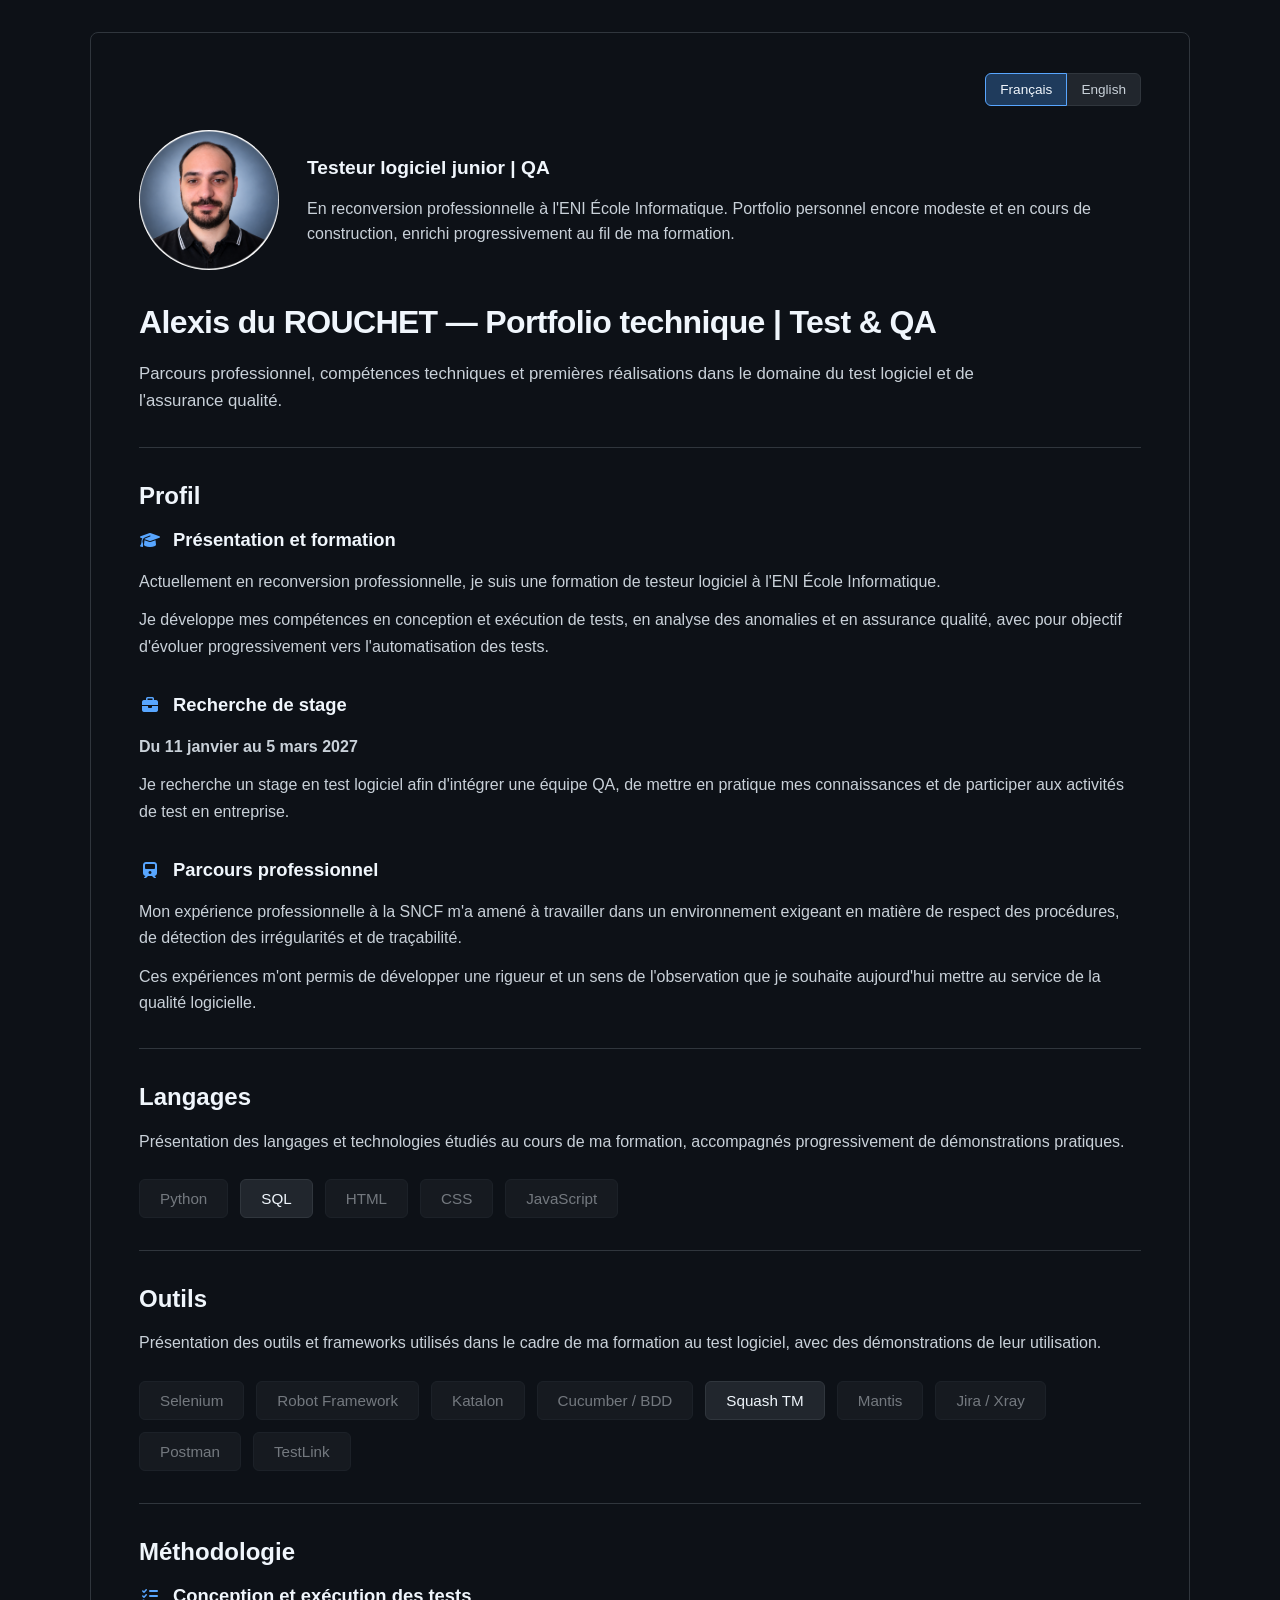
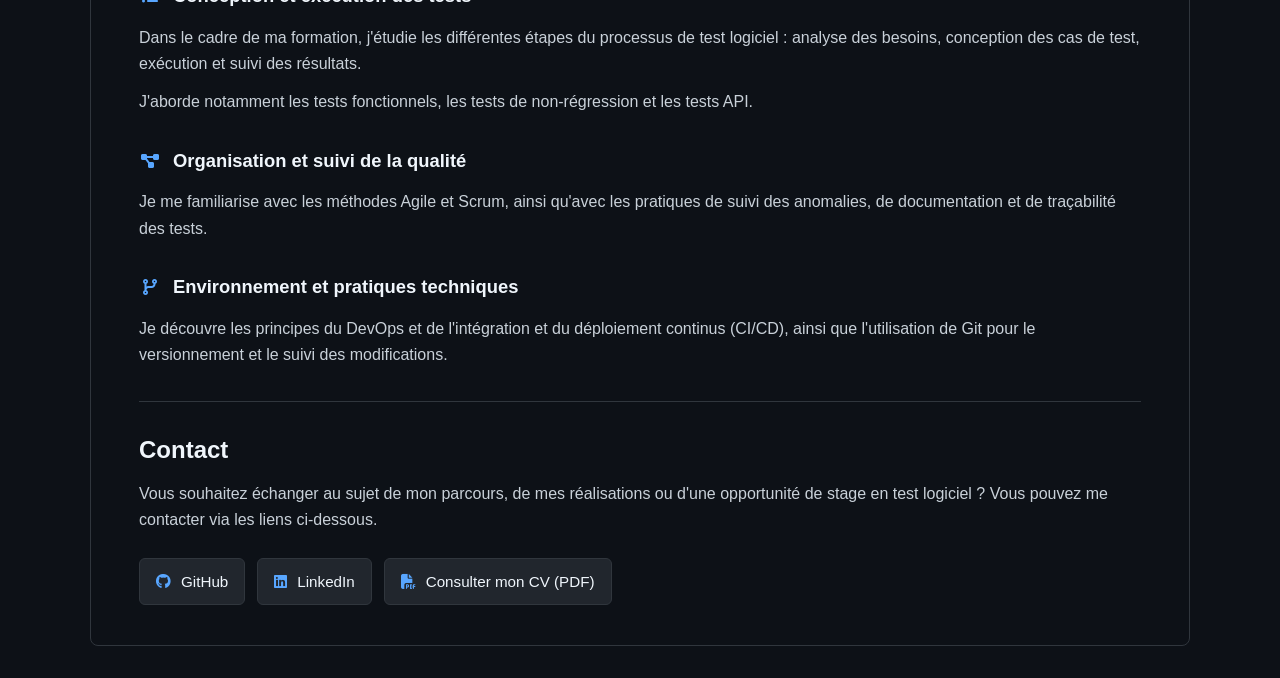
<file: index.html>
<!DOCTYPE html>
<html lang="fr">

<head>
    <!-- Configuration de la page -->
    <meta charset="UTF-8">
    <meta name="viewport" content="width=device-width, initial-scale=1.0">

    <meta name="description"
          content="Portfolio technique d'Alexis du ROUCHET : parcours professionnel, compétences techniques et pratiques du test logiciel.">

    <title>Alexis du ROUCHET | Portfolio technique - Test & QA</title>

    <!-- Icônes Font Awesome -->
    <link rel="stylesheet"
          href="https://cdnjs.cloudflare.com/ajax/libs/font-awesome/6.7.2/css/all.min.css">

    <!-- Feuille de style -->
    <link rel="stylesheet" href="css/index.css">

    <!-- Traductions puis script principal -->
    <script src="js/traductions.js" defer></script>
    <script src="js/index.js" defer></script>
</head>

<body>

    <main id="accueil">

        <!-- Sélection de la langue -->
        <nav class="selecteur-langue" aria-label="Choix de la langue">
            <button type="button"
                    lang="fr"
                    data-lang="fr"
                    aria-pressed="true">
                Français
            </button>

            <button type="button"
                    lang="en"
                    data-lang="en"
                    aria-pressed="false">
                English
            </button>
        </nav>

        <!-- En-tête du portfolio -->
<header class="entete-portfolio">

    <!-- Photo et présentation -->
    <div class="presentation-entete">

        <img
            src="assets/documents/id-photo-round01.png"
            alt="Portrait d'Alexis du ROUCHET"
            class="photo-profil"
            width="136"
            height="136"
        >

        <div class="accroche-entete">

            <p class="fonction-entete" data-i18n="fonctionEntete">
                Testeur logiciel junior | QA
            </p>

            <p data-i18n="accrocheEntete">
                En reconversion professionnelle à l'ENI École Informatique.
                Portfolio personnel encore modeste et en cours de construction,
                enrichi progressivement au fil de ma formation.
            </p>

        </div>

    </div>

    <!-- Titre principal -->
    <h1 data-i18n="titre">
        Alexis du ROUCHET — Portfolio technique | Test & QA
    </h1>

    <!-- Description -->
    <p class="introduction" data-i18n="introduction">
        Parcours professionnel, compétences techniques et
        premières réalisations dans le domaine du test logiciel
        et de l'assurance qualité.
    </p>

</header>

        <!-- Section : Profil -->
        <section id="profil">
            <h2 data-i18n="profil">Profil</h2>

            <div class="contenu-bloc">

                <div class="sous-section-profil">
                    <h3>
                        <i class="fa-solid fa-graduation-cap" aria-hidden="true"></i>
                        <span data-i18n="profilFormationTitre">
                            Présentation et formation
                        </span>
                    </h3>

                    <p data-i18n="profilFormationTexte1">
                        Actuellement en reconversion professionnelle,
                        je suis une formation de testeur logiciel
                        à l'ENI École Informatique.
                    </p>

                    <p data-i18n="profilFormationTexte2">
                        Je développe mes compétences en conception
                        et exécution de tests, en analyse des anomalies
                        et en assurance qualité, avec pour objectif
                        d'évoluer progressivement vers l'automatisation
                        des tests.
                    </p>
                </div>

                <div class="sous-section-profil">
                    <h3>
                        <i class="fa-solid fa-briefcase" aria-hidden="true"></i>
                        <span data-i18n="stageTitre">
                            Recherche de stage
                        </span>
                    </h3>

                    <p>
                        <strong data-i18n="stageDates">
                            Du 11 janvier au 5 mars 2027
                        </strong>
                    </p>

                    <p data-i18n="stageTexte">
                        Je recherche un stage en test logiciel afin
                        d'intégrer une équipe QA, de mettre en pratique
                        mes connaissances et de participer aux activités
                        de test en entreprise.
                    </p>
                </div>

                <div class="sous-section-profil">
                    <h3>
                        <i class="fa-solid fa-train" aria-hidden="true"></i>
                        <span data-i18n="parcoursTitre">
                            Parcours professionnel
                        </span>
                    </h3>

                    <p data-i18n="parcoursTexte1">
                        Mon expérience professionnelle à la SNCF
                        m'a amené à travailler dans un environnement
                        exigeant en matière de respect des procédures,
                        de détection des irrégularités et de traçabilité.
                    </p>

                    <p data-i18n="parcoursTexte2">
                        Ces expériences m'ont permis de développer
                        une rigueur et un sens de l'observation
                        que je souhaite aujourd'hui mettre au service
                        de la qualité logicielle.
                    </p>
                </div>

            </div>
        </section>

        <!-- Section : Langages -->
        <section id="langages">
            <h2 data-i18n="langagesTitre">Langages</h2>

            <div class="contenu-bloc">
                <p data-i18n="langagesTexte">
                    Présentation des langages et technologies étudiés
                    au cours de ma formation, accompagnés progressivement
                    de démonstrations pratiques.
                </p>

                <div id="liste-langages"
                     class="liste-boutons"
                     aria-label="Langages et technologies">
                </div>
            </div>
        </section>

        <!-- Section : Outils -->
        <section id="outils">
            <h2 data-i18n="outilsTitre">Outils</h2>

            <div class="contenu-bloc">
                <p data-i18n="outilsTexte">
                    Présentation des outils et frameworks utilisés
                    dans le cadre de ma formation au test logiciel,
                    avec des démonstrations de leur utilisation.
                </p>

                <div id="liste-outils"
                     class="liste-boutons"
                     aria-label="Outils et frameworks QA">
                </div>
            </div>
        </section>

        <!-- Section : Méthodologie -->
        <section id="methodologie">
            <h2 data-i18n="methodologieTitre">Méthodologie</h2>

            <div class="contenu-bloc">

                <div class="sous-section-methodologie">
                    <h3>
                        <i class="fa-solid fa-list-check" aria-hidden="true"></i>
                        <span data-i18n="methodologieTestsTitre">
                            Conception et exécution des tests
                        </span>
                    </h3>

                    <p data-i18n="methodologieTestsTexte1">
                        Dans le cadre de ma formation, j'étudie les différentes
                        étapes du processus de test logiciel : analyse des besoins,
                        conception des cas de test, exécution et suivi des résultats.
                    </p>

                    <p data-i18n="methodologieTestsTexte2">
                        J'aborde notamment les tests fonctionnels,
                        les tests de non-régression et les tests API.
                    </p>
                </div>

                <div class="sous-section-methodologie">
                    <h3>
                        <i class="fa-solid fa-diagram-project" aria-hidden="true"></i>
                        <span data-i18n="methodologieOrganisationTitre">
                            Organisation et suivi de la qualité
                        </span>
                    </h3>

                    <p data-i18n="methodologieOrganisationTexte">
                        Je me familiarise avec les méthodes Agile et Scrum,
                        ainsi qu'avec les pratiques de suivi des anomalies,
                        de documentation et de traçabilité des tests.
                    </p>
                </div>

                <div class="sous-section-methodologie">
                    <h3>
                        <i class="fa-solid fa-code-branch" aria-hidden="true"></i>
                        <span data-i18n="methodologieTechniqueTitre">
                            Environnement et pratiques techniques
                        </span>
                    </h3>

                    <p data-i18n="methodologieTechniqueTexte">
                        Je découvre les principes du DevOps et de
                        l'intégration et du déploiement continus (CI/CD),
                        ainsi que l'utilisation de Git pour le
                        versionnement et le suivi des modifications.
                    </p>
                </div>

            </div>
        </section>

        <!-- Section : Contact -->
        
        <section id="contact">

    <h2 data-i18n="contactTitre">Contact</h2>

    <div class="contenu-bloc">

        <p data-i18n="contactTexte">
            Vous souhaitez échanger au sujet de mon parcours,
            de mes réalisations ou d'une opportunité de stage
            en test logiciel ? Vous pouvez me contacter via
            les liens ci-dessous.
        </p>

        <div class="liste-contact">

            <!-- GitHub -->
            <a
                href="https://github.com/alexis-durouchet"
                target="_blank"
                rel="noopener noreferrer"
            >
                <i class="fa-brands fa-github" aria-hidden="true"></i>
                GitHub
            </a>

            <!-- LinkedIn -->
            <a
                href="https://www.linkedin.com/in/alexis-du-rouchet-15ab3a168/"
                target="_blank"
                rel="noopener noreferrer"
            >
                <i class="fa-brands fa-linkedin" aria-hidden="true"></i>
                LinkedIn
            </a>

            <!-- CV -->
            <a
                href="assets/documents/cv-alexis-durouchet.pdf"
                target="_blank"
                rel="noopener noreferrer"
            >
                <i class="fa-solid fa-file-pdf" aria-hidden="true"></i>
                <span data-i18n="consulterCV">
                    Consulter mon CV (PDF)
                </span>
            </a>

        </div>

    </div>

</section>

                    <!-- LinkedIn et e-mail à ajouter ultérieurement -->
                </div>

            </div>
        </section>

    </main>

    <!-- Section : Démonstration interactive
         Placée hors de la colonne principale du portfolio
         pour permettre un affichage indépendant et plus large. -->

    <section id="demonstration"
             class="zone-demonstration"
             aria-labelledby="titre-demonstration"
             hidden>

        <div class="entete-demonstration">

            <h2 id="titre-demonstration">
                Démonstration
            </h2>

            <div class="commandes-demonstration">

                <button type="button" id="retour-haut">
                    <i class="fa-solid fa-arrow-up" aria-hidden="true"></i>
                    <span data-i18n="retourHaut">Retour en haut</span>
                </button>

                <button type="button" id="fermer-demonstration">
                    <i class="fa-solid fa-xmark" aria-hidden="true"></i>
                    <span data-i18n="fermer">Fermer</span>
                </button>

            </div>
        </div>

        <iframe id="iframe-demonstration"
                title="Démonstration technique"
                loading="lazy">
        </iframe>

    </section>

</body>
</html>
</file>
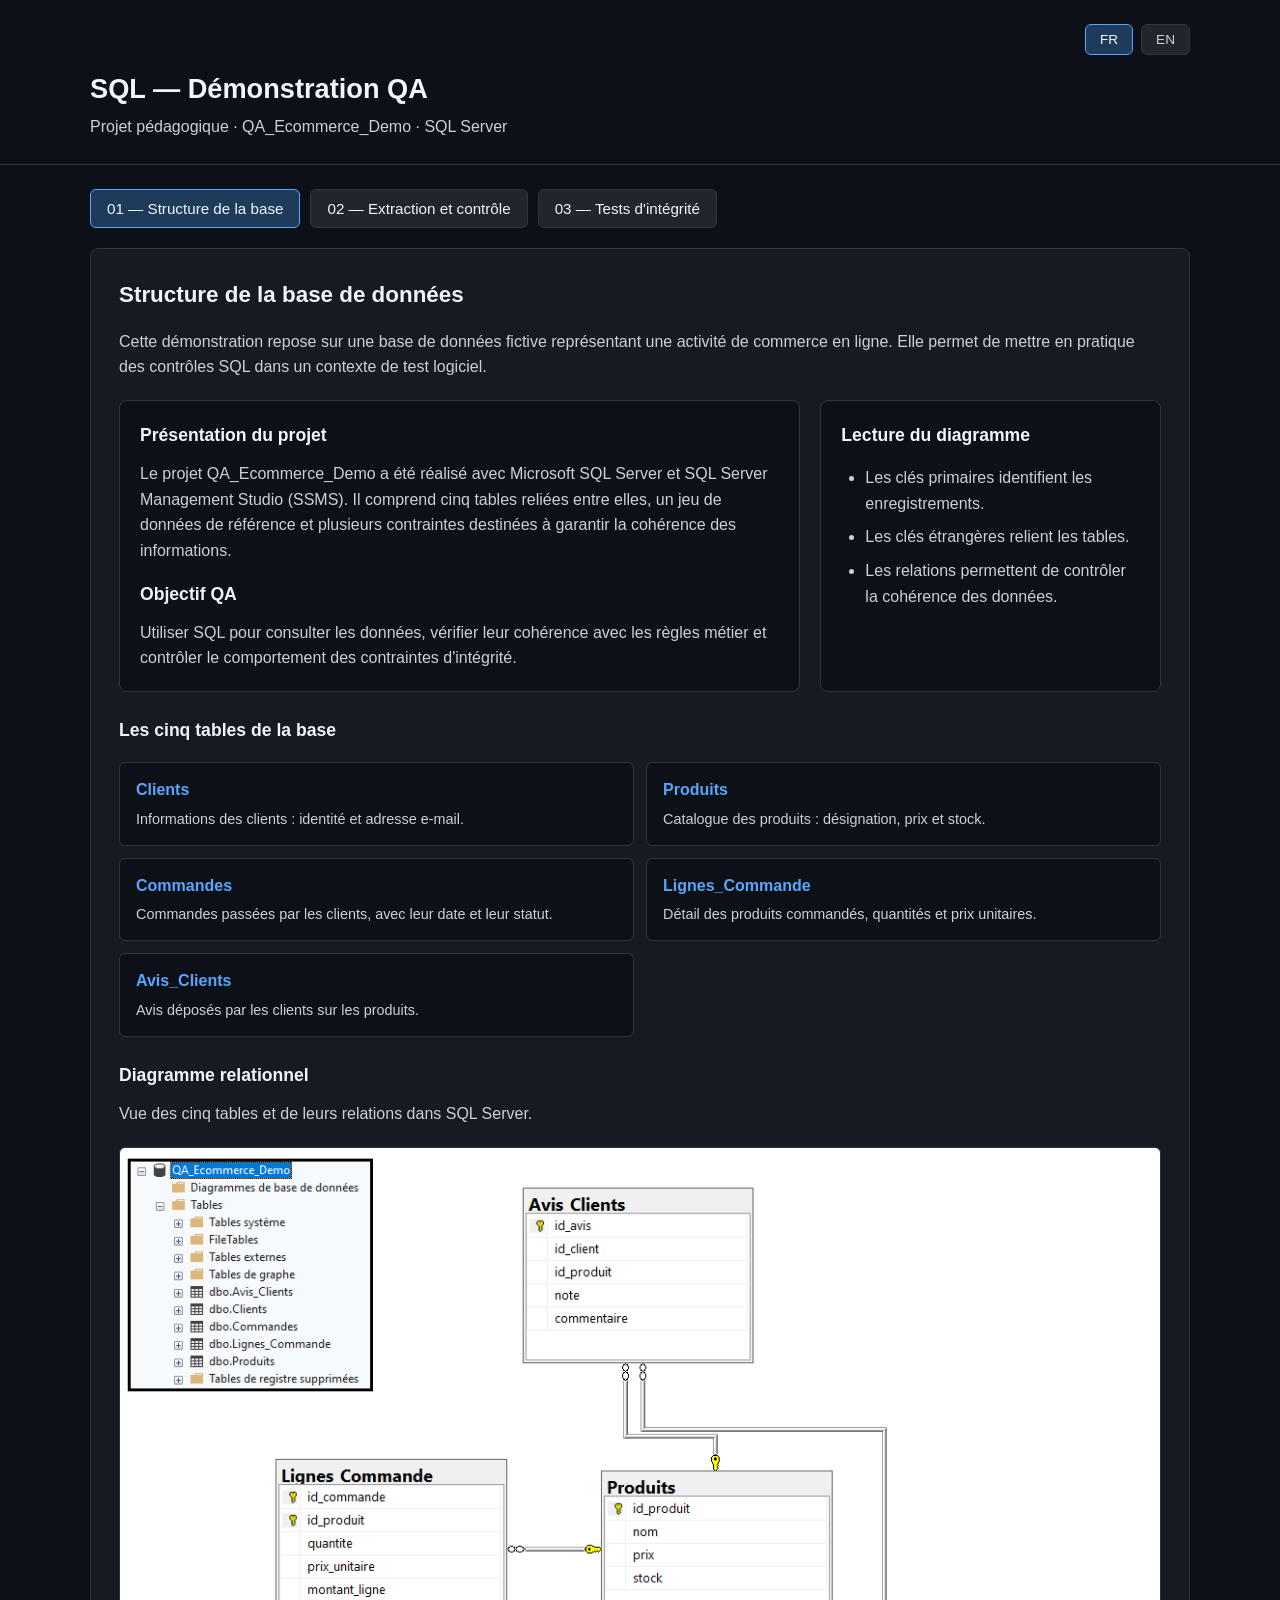
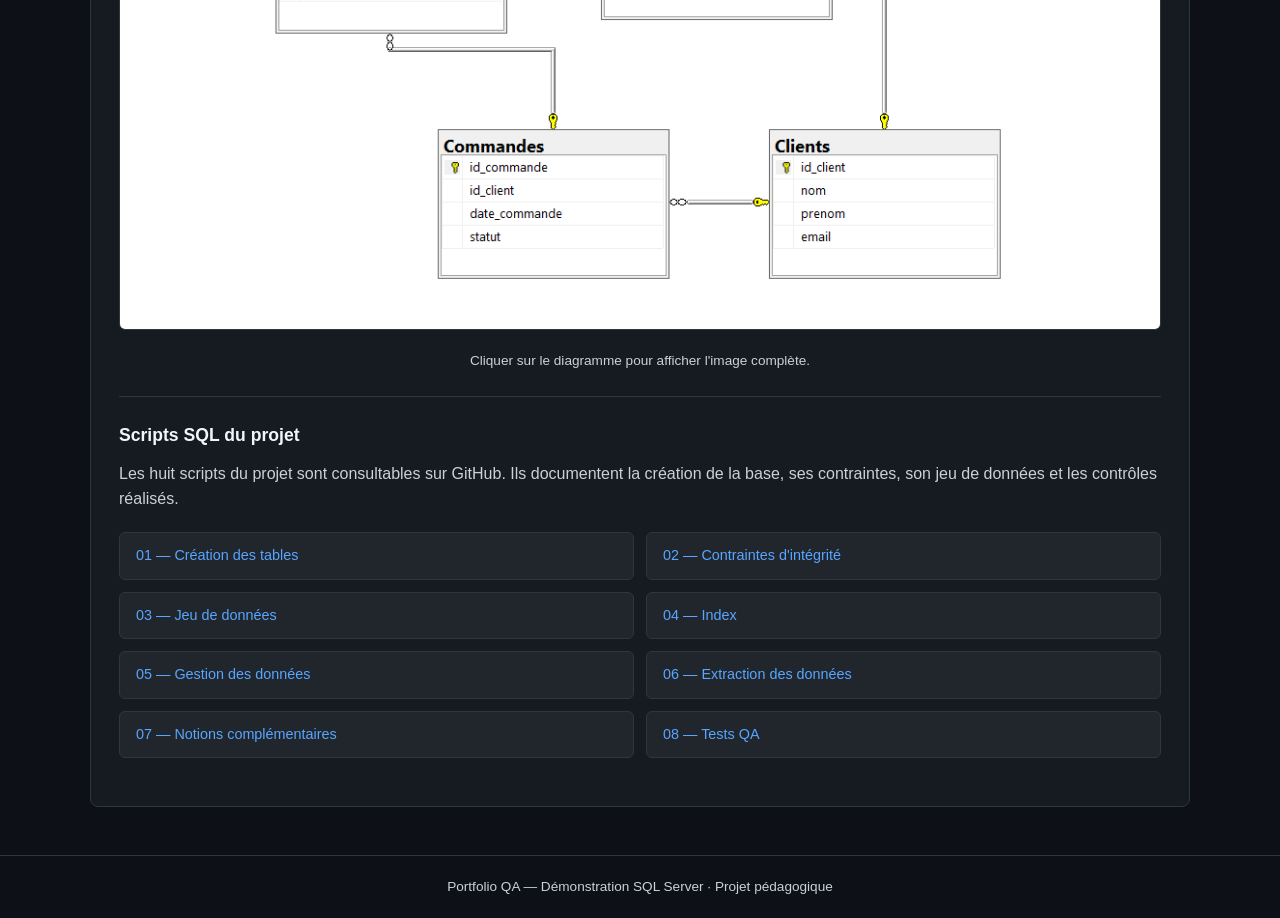
<file: outils-tools/SQL/index.html>
<!DOCTYPE html>
<html lang="fr">

<head>
    <!-- ==================================================
         1. CONFIGURATION DE LA PAGE 
         ================================================== -->

    <meta charset="UTF-8">
    <meta name="viewport" content="width=device-width, initial-scale=1.0">
    <meta name="description"
          content="Démonstration de tests QA SQL sur une base de données e-commerce fictive : structure, extraction de données et contrôles d'intégrité.">

    <title>SQL — Démonstration QA</title>

    <!-- Feuille de style -->
    <link rel="stylesheet" href="index.css">
</head>

<body>

    <!-- ==================================================
         3. EN-TÊTE ET SÉLECTEUR DE LANGUE
         ================================================== -->

    <header>
        <div class="entete">

            <!-- Sélection Français / English -->
            <div class="langues"
                 role="group"
                 aria-label="Language / Langue">

                <button type="button"
                        id="bouton-fr"
                        class="actif"
                        aria-pressed="true"
                        lang="fr">
                    FR
                </button>

                <button type="button"
                        id="bouton-en"
                        aria-pressed="false"
                        lang="en">
                    EN
                </button>

            </div>

            <!-- Présentation de la démonstration -->
            <h1 id="titre-site">
                SQL — Démonstration QA
            </h1>

            <p id="sous-titre">
                Projet pédagogique · QA_Ecommerce_Demo · SQL Server
            </p>

        </div>
    </header>

    <!-- ==================================================
         4. CONTENU PRINCIPAL
         ================================================== -->

    <main>

        <!-- ==================================================
             5. NAVIGATION ENTRE LES TROIS MODULES
             ================================================== -->

        <nav id="navigation-modules"
             aria-label="Modules de la démonstration SQL">

            <button type="button"
                    data-module="STRUCTURE"
                    class="actif"
                    aria-pressed="true">
                01 — Structure de la base
            </button>

            <button type="button"
                    data-module="EXTRACTION"
                    aria-pressed="false">
                02 — Extraction et contrôle
            </button>

            <button type="button"
                    data-module="INTEGRITE"
                    aria-pressed="false">
                03 — Tests d'intégrité
            </button>

        </nav>

        <!-- ==================================================
             6. NAVIGATION DES CAS D'USAGE
             ================================================== -->

        <nav id="navigation-tests"
             aria-label="Cas d'usage du module sélectionné"
             hidden>
        </nav>

        <!-- ==================================================
             7. AFFICHAGE DU CONTENU
             ================================================== -->

        <section id="contenu"
                 class="carte"
                 aria-live="polite"
                 aria-label="Contenu de la démonstration SQL">
            <!-- Contenu généré dynamiquement par index.js -->
        </section>

    </main>

    <!-- ==================================================
         8. PIED DE PAGE
         ================================================== -->

    <footer id="pied-page">
        Portfolio QA — Démonstration SQL · Base de données fictive QA_Ecommerce_Demo
    </footer>

    <!-- ==================================================
         2. FICHIERS JAVASCRIPT
         ==================================================
         Chargement de traductions.js AVANT index.js
         ================================================== -->
    <script src="traductions.js"></script>
    <script src="index.js"></script>

</body>

</html>
</file>
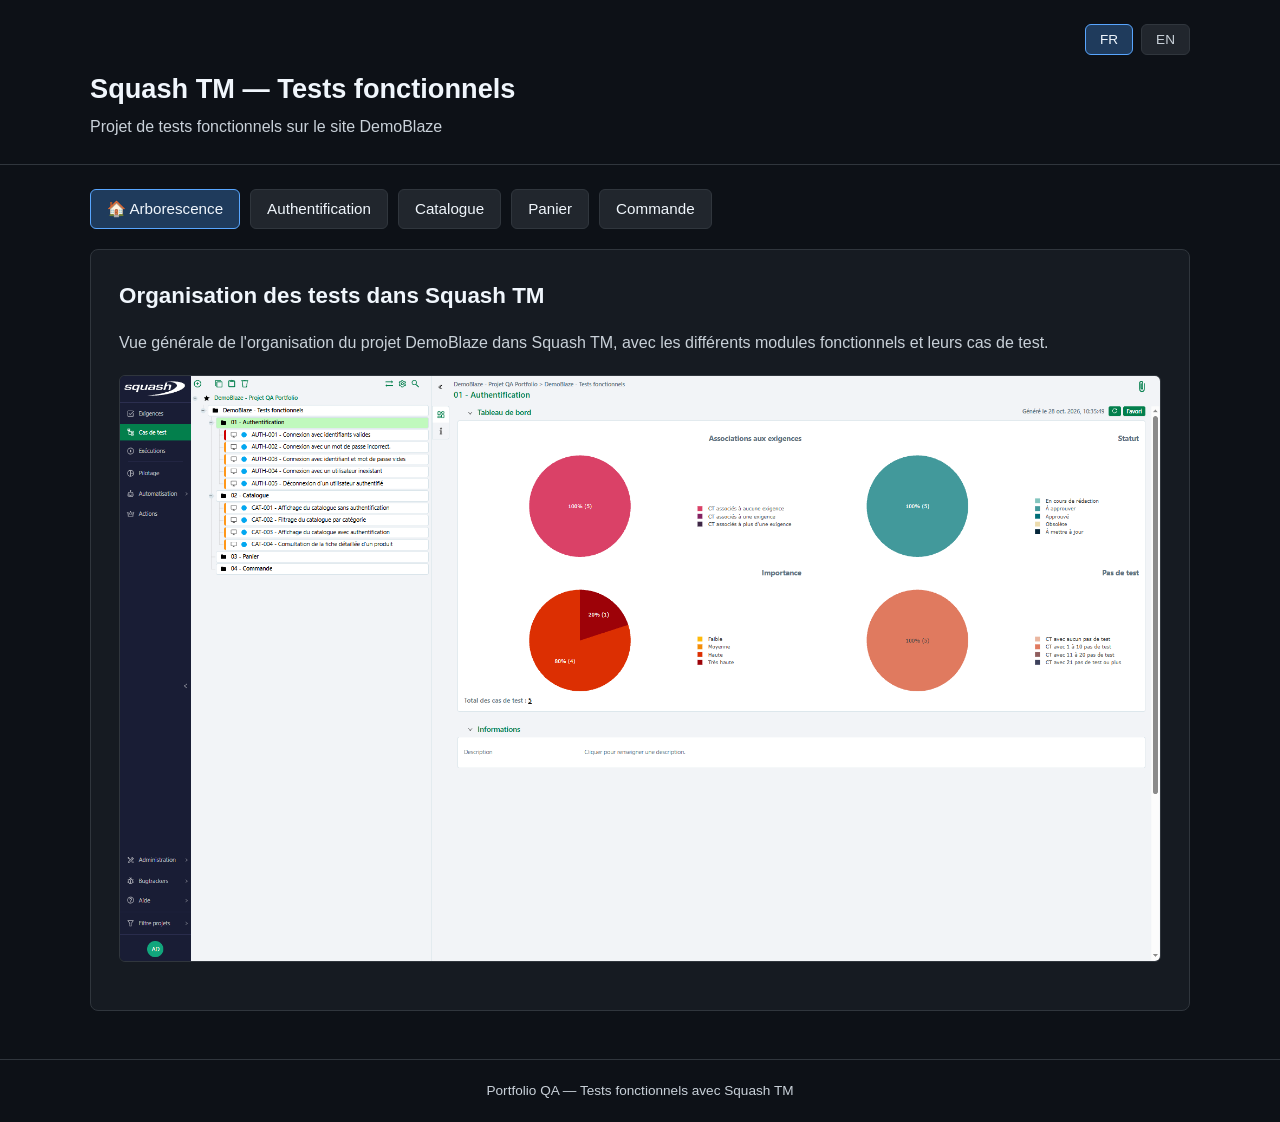
<file: outils-tools/squash/index.html>
<!DOCTYPE html>
<html lang="fr">

<head>
    <!-- ==================================================
         1. CONFIGURATION DE LA PAGE
         ================================================== -->

    <meta charset="UTF-8">
    <meta name="viewport"
          content="width=device-width, initial-scale=1.0">

    <title>Squash TM — Portfolio QA</title>

    <!-- Feuille de style -->
    <link rel="stylesheet" href="index.css">

    <!-- Traductions de la démonstration -->
    <script src="traductions.js" defer></script>

    <!-- Fonctionnement de la démonstration -->
    <script src="index.js" defer></script>

</head>

<body>

    <!-- ==================================================
         2. EN-TÊTE ET SÉLECTEUR DE LANGUE
         ================================================== -->

    <header>
        <div class="entete">

            <!-- Sélection Français / English -->
            <div class="langues"
                 role="group"
                 aria-label="Language / Langue">

                <button type="button"
                        id="bouton-fr"
                        class="actif"
                        aria-pressed="true"
                        lang="fr">
                    FR
                </button>

                <button type="button"
                        id="bouton-en"
                        aria-pressed="false"
                        lang="en">
                    EN
                </button>

            </div>

            <!-- Présentation de la démonstration -->
            <h1 id="titre-site">
                Squash TM — Tests fonctionnels
            </h1>

            <p id="sous-titre">
                Projet de tests fonctionnels sur le site DemoBlaze
            </p>

        </div>
    </header>

    <!-- ==================================================
         3. CONTENU PRINCIPAL
         ================================================== -->

    <main>

        <!-- Navigation entre les modules -->
        <nav id="navigation-modules"
             aria-label="Modules de test">

            <button type="button"
                    data-module="ARBO"
                    class="actif"
                    aria-pressed="true">
                🏠 Arborescence
            </button>

            <button type="button"
                    data-module="AUTH"
                    aria-pressed="false">
                Authentification
            </button>

            <button type="button"
                    data-module="CAT"
                    aria-pressed="false">
                Catalogue
            </button>

            <button type="button"
                    data-module="PAN"
                    aria-pressed="false">
                Panier
            </button>

            <button type="button"
                    data-module="CMD"
                    aria-pressed="false">
                Commande
            </button>

        </nav>

        <!-- Navigation des cas de test du module -->
        <nav id="navigation-tests"
             aria-label="Cas de test du module sélectionné"
             hidden>
        </nav>

        <!-- Affichage des fiches et captures -->
        <section id="contenu"
                 class="carte"
                 aria-live="polite">
        </section>

    </main>

    <!-- ==================================================
         4. PIED DE PAGE
         ================================================== -->

    <footer id="pied-page">
        Portfolio QA — Tests fonctionnels avec Squash TM
    </footer>

</body>
</html>
</file>
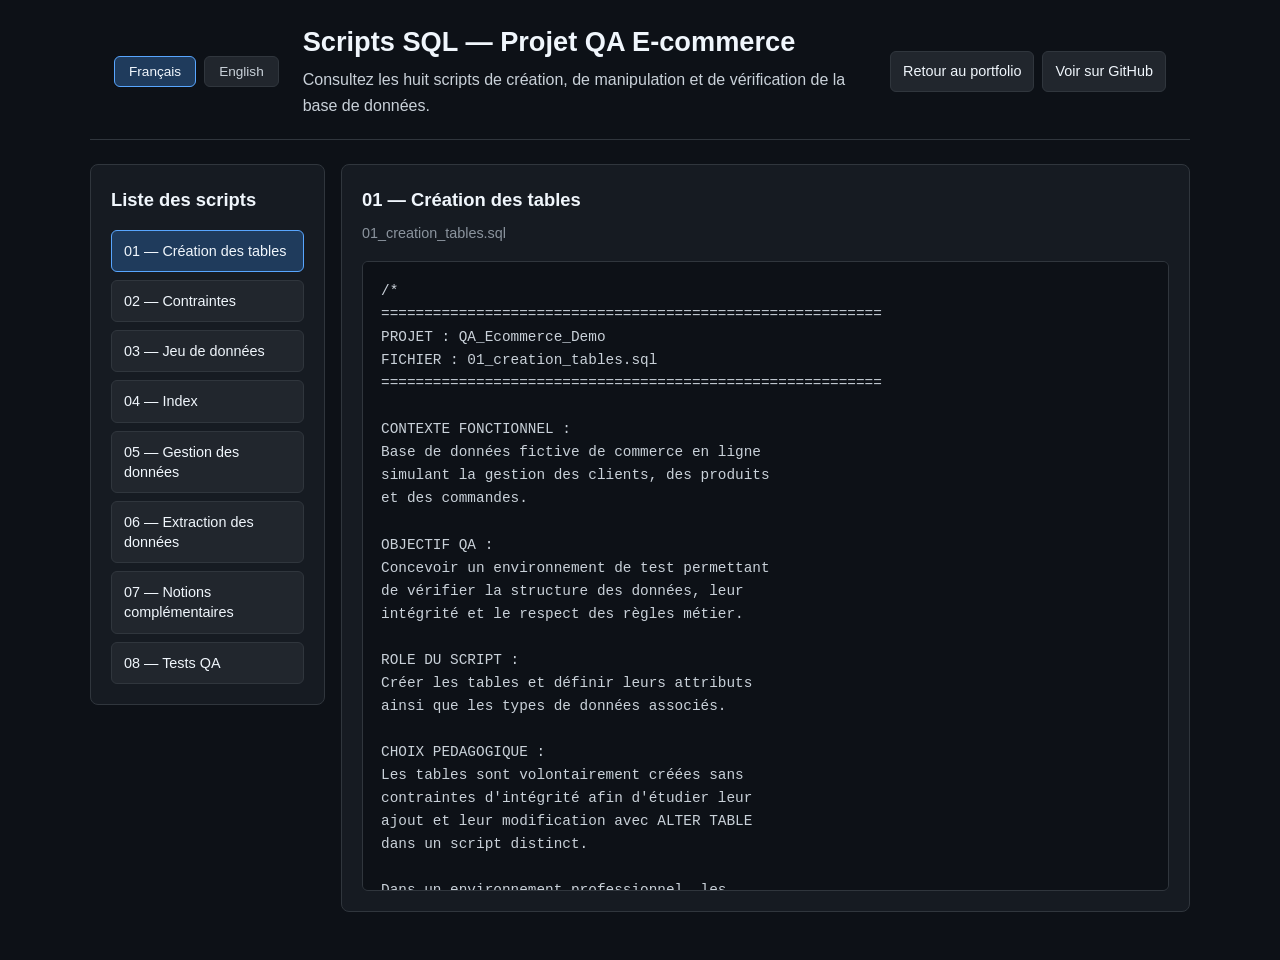
<file: outils-tools/SQL/scripts/scripts.html>
<!DOCTYPE html>
<html lang="fr">
<head>
    <meta charset="UTF-8">
    <meta name="viewport" content="width=device-width, initial-scale=1.0">
    <meta name="description" content="Consultation des scripts SQL du projet QA E-commerce.">
    <title>Scripts SQL | Portfolio QA</title>

    <link rel="stylesheet" href="scripts.css">
    <script src="scripts-traductions.js" defer></script>
    <script src="scripts.js" defer></script>
</head>

<body>
    <header class="entete">

        <!-- Sélection de la langue -->
        <nav class="langues"
             aria-label="Choix de la langue"
             data-i18n-aria-label="choixLangue">

            <button type="button"
                    data-lang="fr"
                    lang="fr"
                    aria-pressed="true">
                Français
            </button>

            <button type="button"
                    data-lang="en"
                    lang="en"
                    aria-pressed="false">
                English
            </button>
        </nav>

        <!-- Présentation -->
        <div class="entete-texte">
            <h1 data-i18n="titre">
                Scripts SQL — Projet QA E-commerce
            </h1>

            <p data-i18n="description">
                Consultez les huit scripts de création, de manipulation et de vérification de la base de données.
            </p>
        </div>

        <!-- Navigation de retour -->
        <nav class="liens-retour"
             aria-label="Navigation de retour"
             data-i18n-aria-label="navigationRetour">

            <a href="../../../../index.html"
               data-i18n="retourPortfolio">
                Retour au portfolio
            </a>

            <a href="https://github.com/alexis-durouchet/Portfolio-technique---Test-QA/tree/main/outils-tools/SQL/scripts"
               target="_blank"
               rel="noopener noreferrer"
               data-i18n="voirGithub">
                Voir sur GitHub
            </a>
        </nav>
    </header>

    <main class="conteneur">

        <!-- Liste des scripts -->
        <nav class="menu-scripts"
             aria-label="Liste des scripts SQL"
             data-i18n-aria-label="navigationScripts">

            <h2 data-i18n="listeScripts">
                Liste des scripts
            </h2>

            <div id="liste-scripts"></div>
        </nav>

        <!-- Affichage du code SQL -->
        <section class="lecture-script"
                 aria-labelledby="titre-script">

            <h2 id="titre-script"
                data-i18n="selectionScript">
                Sélectionnez un script
            </h2>

            <p id="nom-fichier"
               class="nom-fichier"></p>

            <pre class="zone-code"><code id="contenu-script"
                  aria-live="polite"
                  data-i18n="instruction">Choisissez un script dans la liste de gauche pour afficher son contenu.</code></pre>
        </section>
    </main>
</body>
</html>
</file>
<file: css/index.css>
/* ==================================================
   1. CONFIGURATION GÉNÉRALE
   ================================================== */

:root {
    --fond-page: #0d1117;
    --fond-article: #0d1117;
    --fond-bouton: #21262d;
    --fond-bouton-survol: #30363d;

    --texte-principal: #f0f6fc;
    --texte-secondaire: #c9d1d9;

    --bordure: #30363d;
    --accent: #58a6ff;
}

* {
    box-sizing: border-box;
}

html {
    scroll-behavior: smooth;
}

body {
    margin: 0;
    min-height: 100vh;

    font-family: Arial, Helvetica, sans-serif;
    font-size: 16px;
    line-height: 1.65;

    background-color: var(--fond-page);
    color: var(--texte-principal);
}


/* ==================================================
   2. STRUCTURE PRINCIPALE
   ================================================== */

main {
    width: calc(100% - 64px);
    max-width: 1100px;

    margin: 32px auto;
    padding: 40px 48px;

    background-color: var(--fond-article);
    border: 1px solid var(--bordure);
    border-radius: 8px;
}


/* ==================================================
   3. SÉLECTEUR DE LANGUE
   ================================================== */

/* Positionnement en haut à droite */

.selecteur-langue {
    display: flex;
    justify-content: flex-end;

    margin-bottom: 24px;
}

/* Apparence des boutons */

.selecteur-langue button {
    padding: 8px 14px;

    font-family: inherit;
    font-size: 0.85rem;
    font-weight: 500;

    color: var(--texte-secondaire);
    background-color: var(--fond-bouton);

    border: 1px solid var(--bordure);

    cursor: pointer;
}

/* Coins arrondis du groupe */

.selecteur-langue button:first-child {
    border-radius: 6px 0 0 6px;
}

.selecteur-langue button:last-child {
    margin-left: -1px;
    border-radius: 0 6px 6px 0;
}

/* Langue actuellement sélectionnée */

.selecteur-langue button[aria-pressed="true"] {
    position: relative;
    z-index: 1;

    color: var(--texte-principal);
    background-color: #1f3b5c;
    border-color: var(--accent);
}

/* Survol des boutons */

.selecteur-langue button:hover {
    color: var(--texte-principal);
}

/* Navigation au clavier */

.selecteur-langue button:focus-visible {
    position: relative;
    z-index: 2;

    outline: 2px solid var(--accent);
    outline-offset: 3px;
}


/* ==================================================
   4. EN-TÊTE DU PORTFOLIO
   ================================================== */

.entete-portfolio {
    padding-bottom: 32px;
    border-bottom: 1px solid var(--bordure);
}

/* Photo à gauche et présentation à droite */

.presentation-entete {
    display: flex;
    align-items: center;
    gap: 28px;

    margin-bottom: 32px;
}

/* Photo de profil */

.photo-profil {
    display: block;

    width: 140px;
    height: 140px;

    flex-shrink: 0;

    border-radius: 50%;
    object-fit: cover;
}

/* Présentation personnelle */

.accroche-entete {
    flex: 1;
    min-width: 0;
}

.accroche-entete p {
    margin: 0;

    color: var(--texte-secondaire);
    line-height: 1.6;
}

/* Intitulé du profil */

.accroche-entete .fonction-entete {
    margin-bottom: 12px;

    font-size: 1.2rem;
    font-weight: 600;

    color: var(--texte-principal);
}

/* Titre principal */

.entete-portfolio h1 {
    margin: 0 0 16px;

    font-size: 2rem;
    font-weight: 600;
    line-height: 1.3;
    letter-spacing: -0.02em;
}

/* Description sous le titre */

.introduction {
    max-width: 850px;
    margin: 0;

    font-size: 1.05rem;
    color: var(--texte-secondaire);
}


/* ==================================================
   5. SECTIONS ET CONTENU COMMUN
   ================================================== */

/* Séparation des sections */

main > section {
    padding: 32px 0;
    border-bottom: 1px solid var(--bordure);
}

main > section:last-child {
    padding-bottom: 0;
    border-bottom: none;
}

/* Titres principaux */

main > section h2 {
    margin: 0 0 16px;

    font-size: 1.5rem;
    font-weight: 600;
    line-height: 1.3;
}

/* Conteneurs et paragraphes */

.contenu-bloc {
    width: 100%;
}

.contenu-bloc p {
    margin: 0 0 16px;
    color: var(--texte-secondaire);
}

.contenu-bloc p:last-child {
    margin-bottom: 0;
}


/* ==================================================
   6. PROFIL ET MÉTHODOLOGIE
   ================================================== */

/* Sous-sections communes */

.sous-section-profil,
.sous-section-methodologie {
    margin-bottom: 32px;
}

.sous-section-profil:last-child,
.sous-section-methodologie:last-child {
    margin-bottom: 0;
}

/* Titres des sous-sections */

.sous-section-profil h3,
.sous-section-methodologie h3 {
    display: flex;
    align-items: center;
    gap: 12px;

    margin: 0 0 16px;

    font-size: 1.15rem;
    font-weight: 600;
    line-height: 1.4;

    color: var(--texte-principal);
}

/* Icônes des sous-sections */

.sous-section-profil h3 i,
.sous-section-methodologie h3 i {
    width: 22px;
    flex-shrink: 0;

    color: var(--accent);
    font-size: 1rem;
    text-align: center;
}

/* Paragraphes des sous-sections */

.sous-section-profil p,
.sous-section-methodologie p {
    margin-bottom: 12px;
}

.sous-section-profil p:last-child,
.sous-section-methodologie p:last-child {
    margin-bottom: 0;
}


/* ==================================================
   7. LANGAGES ET OUTILS
   ================================================== */

/* Conteneur des boutons */

.liste-boutons {
    display: flex;
    flex-wrap: wrap;
    gap: 12px;

    margin-top: 24px;
}

/* Apparence des boutons */

.bouton-demonstration {
    padding: 10px 20px;

    font-family: inherit;
    font-size: 0.95rem;
    font-weight: 500;

    color: var(--texte-principal);
    background-color: var(--fond-bouton);

    border: 1px solid var(--bordure);
    border-radius: 6px;

    cursor: pointer;

    transition: background-color 0.2s,
                border-color 0.2s;
}

/* Survol des boutons activés */

.bouton-demonstration:not(:disabled):hover {
    background-color: var(--fond-bouton-survol);
    border-color: var(--accent);
}

/* Navigation au clavier */

.bouton-demonstration:focus-visible {
    outline: 2px solid var(--accent);
    outline-offset: 3px;
}

/* Boutons désactivés */

.bouton-demonstration:disabled {
    opacity: 0.45;
    cursor: not-allowed;
}


/* ==================================================
   8. CONTACT
   ================================================== */

/* Conteneur des liens */

.liste-contact {
    display: flex;
    flex-wrap: wrap;
    gap: 12px;

    margin-top: 24px;
}

/* Apparence des liens de contact */

.liste-contact a {
    display: inline-flex;
    align-items: center;
    gap: 10px;

    padding: 10px 16px;

    font-size: 0.95rem;
    font-weight: 500;

    color: var(--texte-principal);
    background-color: var(--fond-bouton);

    border: 1px solid var(--bordure);
    border-radius: 6px;

    text-decoration: none;

    transition: background-color 0.2s,
                border-color 0.2s;
}

/* Survol des liens de contact */

.liste-contact a:hover {
    background-color: var(--fond-bouton-survol);
    border-color: var(--accent);
    text-decoration: none;
}

/* Icônes de contact */

.liste-contact a i {
    color: var(--accent);
}


/* ==================================================
   9. ZONE DE DÉMONSTRATION INDÉPENDANTE
   ================================================== */

/*
   La démonstration est située hors du main.

   Elle possède sa propre largeur, indépendante
   de celle du portfolio principal.

   Largeur maximale : 1200px.
   Marges latérales : 32px minimum sur ordinateur.
*/

/* Cadre principal de la démonstration */

.zone-demonstration {
    width: calc(100% - 64px);
    max-width: 1200px;

    margin: 32px auto 48px;
    padding: 32px;

    background-color: var(--fond-article);

    border: 1px solid var(--bordure);
    border-radius: 10px;
}

/* Masquage de la démonstration inactive */

.zone-demonstration[hidden] {
    display: none;
}

/* En-tête de la démonstration */

.entete-demonstration {
    display: flex;
    justify-content: space-between;
    align-items: center;
    flex-wrap: wrap;
    gap: 16px;

    margin-bottom: 20px;
}

/* Titre de la démonstration */

.entete-demonstration h2 {
    margin: 0;

    font-size: 1.5rem;
    font-weight: 600;
    line-height: 1.3;
}

/* Conteneur des commandes */

.commandes-demonstration {
    display: flex;
    flex-wrap: wrap;
    gap: 10px;
}

/* Boutons de navigation */

.commandes-demonstration button {
    display: inline-flex;
    align-items: center;
    gap: 8px;

    padding: 10px 16px;

    font-family: inherit;
    font-size: 0.9rem;

    color: var(--texte-principal);
    background-color: var(--fond-bouton);

    border: 1px solid var(--bordure);
    border-radius: 6px;

    cursor: pointer;

    transition: background-color 0.2s,
                border-color 0.2s;
}

/* Survol des commandes */

.commandes-demonstration button:hover {
    background-color: var(--fond-bouton-survol);
    border-color: var(--accent);
}

/* Navigation au clavier */

.commandes-demonstration button:focus-visible {
    outline: 2px solid var(--accent);
    outline-offset: 3px;
}

/* Iframe commune aux démonstrations */

/*
   L'iframe utilise toute la largeur disponible
   dans le nouveau cadre.

   Sa hauteur est augmentée pour améliorer
   la consultation des fiches et des captures.
*/

#iframe-demonstration {
    display: block;

    width: 100%;
    height: 850px;

    border: 1px solid var(--bordure);
    border-radius: 6px;

    background-color: var(--fond-article);
}


/* ==================================================
   10. LIENS ET INTERACTIONS
   ================================================== */

/* Liens généraux */

a {
    color: var(--accent);
    text-decoration: none;
}

a:hover {
    text-decoration: underline;
}

/* Navigation au clavier */

a:focus-visible {
    outline: 2px solid var(--accent);
    outline-offset: 4px;
}


/* ==================================================
   11. RESPONSIVE TABLETTE
   ================================================== */

@media (max-width: 900px) {

    /* Portfolio principal */

    main {
        width: calc(100% - 32px);
        margin: 16px auto;
        padding: 32px;
    }

    .entete-portfolio h1 {
        font-size: 1.75rem;
    }

    main > section {
        padding: 28px 0;
    }

    /* Cadre indépendant de démonstration */

    .zone-demonstration {
        width: calc(100% - 32px);
        margin: 24px auto 32px;
        padding: 24px;
    }

    /* Hauteur de lecture sur tablette */

    #iframe-demonstration {
        height: 750px;
    }
}


/* ==================================================
   12. RESPONSIVE MOBILE
   ================================================== */

@media (max-width: 600px) {

    /* Structure principale */

    main {
        width: 100%;
        margin: 0;
        padding: 24px 20px;

        border: none;
        border-radius: 0;
    }

    /* Sélecteur de langue */

    .selecteur-langue {
        margin-bottom: 20px;
    }

    .selecteur-langue button {
        padding: 8px 12px;
        font-size: 0.8rem;
    }

    /* Photo et accroche empilées sur mobile */

    .presentation-entete {
        flex-direction: column;
        align-items: flex-start;
        gap: 16px;

        margin-bottom: 28px;
    }

    .photo-profil {
        width: 120px;
        height: 120px;
    }

    .accroche-entete .fonction-entete {
        font-size: 1.1rem;
    }

    /* En-tête */

    .entete-portfolio {
        padding-bottom: 24px;
    }

    .entete-portfolio h1 {
        font-size: 1.5rem;
    }

    .introduction {
        font-size: 1rem;
    }

    /* Sections */

    main > section {
        padding: 24px 0;
    }

    main > section h2 {
        font-size: 1.3rem;
    }

    /* Boutons Langages et Outils */

    .liste-boutons {
        gap: 10px;
    }

    .bouton-demonstration {
        padding: 9px 14px;
        font-size: 0.9rem;
    }

    /* Liens de contact */

    .liste-contact {
        gap: 10px;
    }

    .liste-contact a {
        padding: 9px 14px;
        font-size: 0.9rem;
    }

    /* Cadre indépendant sur mobile */

    /*
       On conserve 16px de marge de chaque côté
       pour éviter que le cadre touche les bords.
    */

    .zone-demonstration {
        width: calc(100% - 32px);

        margin: 24px auto 32px;
        padding: 16px;

        border-radius: 8px;
    }

    /* En-tête de démonstration */

    .entete-demonstration {
        align-items: flex-start;
    }

    .entete-demonstration h2 {
        font-size: 1.3rem;
    }

    /* Commandes de démonstration */

    .commandes-demonstration {
        width: 100%;
    }

    .commandes-demonstration button {
        flex: 1;
        justify-content: center;
    }

    /* Iframe sur mobile */

    #iframe-demonstration {
        height: 650px;
    }
}


/* ==================================================
   13. ACCESSIBILITÉ
   ================================================== */

/* Respect des préférences de mouvement */

@media (prefers-reduced-motion: reduce) {

    html {
        scroll-behavior: auto;
    }

    .bouton-demonstration,
    .liste-contact a,
    .commandes-demonstration button {
        transition: none;
    }
}

/* ==================================================
   FIN DU FICHIER CSS
   ================================================== */
</file>
<file: outils-tools/SQL/index.css>
/* ==================================================
   1. CONFIGURATION GÉNÉRALE 
   ================================================== */

:root {
    --fond-page: #0d1117;
    --fond-carte: #161b22;
    --fond-bouton: #21262d;
    --fond-survol: #30363d;

    --texte-principal: #f0f6fc;
    --texte-secondaire: #c9d1d9;
    --texte-discret: #8b949e;

    --bordure: #30363d;
    --accent: #58a6ff;
    --succes: #3fb950;
}

* {
    box-sizing: border-box;
}

html {
    scroll-behavior: smooth;
}

body {
    margin: 0;
    min-height: 100vh;

    font-family: Arial, Helvetica, sans-serif;
    font-size: 16px;
    line-height: 1.6;

    background-color: var(--fond-page);
    color: var(--texte-principal);
}


/* ==================================================
   2. EN-TÊTE
   ================================================== */

header {
    padding: 24px 32px;
    border-bottom: 1px solid var(--bordure);
}

.entete {
    max-width: 1100px;
    margin: 0 auto;
}

.entete h1 {
    margin: 16px 0 8px;

    font-size: 1.7rem;
    font-weight: 600;
    line-height: 1.3;
}

.entete p {
    margin: 0;
    color: var(--texte-secondaire);
}


/* ==================================================
   3. SÉLECTEUR DE LANGUE
   ================================================== */

.langues {
    display: flex;
    justify-content: flex-end;
    gap: 8px;
}

.langues button {
    padding: 7px 14px;

    font-family: inherit;
    font-size: 0.85rem;

    color: var(--texte-secondaire);
    background-color: var(--fond-bouton);

    border: 1px solid var(--bordure);
    border-radius: 6px;

    cursor: pointer;
}

.langues button:hover {
    background-color: var(--fond-survol);
}

.langues button.actif,
.langues button[aria-pressed="true"] {
    color: var(--texte-principal);
    background-color: #1f3b5c;
    border-color: var(--accent);
}


/* ==================================================
   4. CONTENU PRINCIPAL
   ================================================== */

main {
    width: calc(100% - 48px);
    max-width: 1100px;

    margin: 24px auto 48px;
}


/* ==================================================
   5. NAVIGATION DES MODULES
   ================================================== */

#navigation-modules {
    display: flex;
    flex-wrap: wrap;
    gap: 10px;

    margin-bottom: 20px;
}

#navigation-modules button {
    padding: 10px 16px;

    font-family: inherit;
    font-size: 0.95rem;

    color: var(--texte-principal);
    background-color: var(--fond-bouton);

    border: 1px solid var(--bordure);
    border-radius: 6px;

    cursor: pointer;
}

#navigation-modules button:hover {
    background-color: var(--fond-survol);
}

#navigation-modules button.actif,
#navigation-modules button[aria-pressed="true"] {
    background-color: #1f3b5c;
    border-color: var(--accent);
}


/* ==================================================
   6. NAVIGATION DES CAS D'USAGE
   ================================================== */

#navigation-tests {
    display: flex;
    flex-wrap: wrap;
    gap: 10px;

    margin-bottom: 20px;
}

#navigation-tests[hidden] {
    display: none;
}

#navigation-tests button {
    padding: 9px 14px;

    font-family: inherit;
    font-size: 0.9rem;

    color: var(--texte-principal);
    background-color: var(--fond-bouton);

    border: 1px solid var(--bordure);
    border-radius: 6px;

    cursor: pointer;
}

#navigation-tests button:hover {
    background-color: var(--fond-survol);
}

#navigation-tests button.actif,
#navigation-tests button[aria-pressed="true"] {
    background-color: #1f3b5c;
    border-color: var(--accent);
}


/* ==================================================
   7. ZONE DE CONTENU
   ================================================== */

.carte {
    padding: 28px;

    background-color: var(--fond-carte);

    border: 1px solid var(--bordure);
    border-radius: 8px;
}

.carte h2 {
    margin: 0 0 16px;

    font-size: 1.4rem;
    font-weight: 600;
}

.carte h3 {
    margin: 24px 0 12px;
    font-size: 1.1rem;
}

.carte h4 {
    margin: 18px 0 8px;
    font-size: 1rem;
}

.carte p {
    margin: 0 0 16px;
    color: var(--texte-secondaire);
}

.carte p:last-child {
    margin-bottom: 0;
}

.carte ul,
.carte ol {
    padding-left: 24px;
    color: var(--texte-secondaire);
}

.carte li {
    margin-bottom: 8px;
}

.carte strong {
    color: var(--texte-principal);
}

.carte hr {
    margin: 24px 0;

    border: none;
    border-top: 1px solid var(--bordure);
}


/* ==================================================
   8. PRÉSENTATION DE LA BASE SQL
   ================================================== */

.presentation-base {
    display: grid;
    grid-template-columns: minmax(0, 2fr) minmax(0, 1fr);
    gap: 20px;

    margin: 20px 0 24px;
}

.bloc-presentation,
.bloc-legende {
    min-width: 0;
    padding: 20px;

    background-color: var(--fond-page);

    border: 1px solid var(--bordure);
    border-radius: 8px;
}

.bloc-presentation h3,
.bloc-legende h3 {
    margin-top: 0;
}

.liste-tables {
    display: grid;
    grid-template-columns: repeat(2, minmax(0, 1fr));
    gap: 12px;

    margin: 18px 0 24px;
}

.table-sql {
    min-width: 0;
    padding: 14px 16px;

    background-color: var(--fond-page);

    border: 1px solid var(--bordure);
    border-radius: 6px;
}

.table-sql strong {
    display: block;
    margin-bottom: 5px;
    color: var(--accent);
}

.table-sql p {
    margin: 0;
    font-size: 0.9rem;
}


/* ==================================================
   9. DIAGRAMME RELATIONNEL
   ================================================== */

.bloc-diagramme {
    margin: 24px 0;
}

.bloc-diagramme h3 {
    margin-top: 0;
}

.bloc-diagramme a {
    display: block;
    width: fit-content;
    max-width: 100%;

    margin: 0 auto;
}

.bloc-diagramme img {
    display: block;
    max-width: 100%;
    height: auto;

    margin: 16px auto;

    background-color: #ffffff;

    border: 1px solid var(--bordure);
    border-radius: 6px;

    transition: border-color 0.2s;
}

.bloc-diagramme a:hover img {
    border-color: var(--accent);
}

.legende-diagramme {
    margin-top: 8px;
    font-size: 0.85rem;
    text-align: center;
    color: var(--texte-discret);
}


/* ==================================================
   10. LIENS VERS LES SCRIPTS SQL
   ================================================== */

.liste-scripts {
    display: grid;
    grid-template-columns: repeat(2, minmax(0, 1fr));
    gap: 12px;

    margin: 20px 0;
}

.lien-script {
    display: flex;
    align-items: center;

    min-width: 0;
    padding: 12px 16px;

    font-size: 0.9rem;
    line-height: 1.5;

    color: var(--texte-principal);
    background-color: var(--fond-bouton);

    border: 1px solid var(--bordure);
    border-radius: 6px;

    text-decoration: none;
    overflow-wrap: anywhere;

    transition:
        background-color 0.2s,
        border-color 0.2s;
}

.lien-script:hover {
    color: var(--texte-principal);
    background-color: var(--fond-survol);
    border-color: var(--accent);
    text-decoration: none;
}

.lien-script:focus-visible {
    outline: 2px solid var(--accent);
    outline-offset: 3px;
}


/* ==================================================
   11. FICHES DES SCÉNARIOS QA
   ================================================== */

.fiche-scenario {
    width: 100%;
}

.reference-scenario {
    display: inline-block;

    margin-bottom: 12px;
    padding: 4px 10px;

    font-size: 0.85rem;
    font-weight: 600;

    color: var(--accent);
    background-color: rgba(88, 166, 255, 0.1);

    border: 1px solid var(--accent);
    border-radius: 6px;
}

.informations-scenario {
    display: grid;
    grid-template-columns: repeat(2, minmax(0, 1fr));
    gap: 16px;

    margin: 20px 0;
}

.information-qa {
    min-width: 0;
    padding: 16px;

    background-color: var(--fond-page);

    border: 1px solid var(--bordure);
    border-radius: 6px;
}

.information-qa h3 {
    margin: 0 0 8px;
    font-size: 1rem;
}

.information-qa p {
    margin: 0;
}

.resultat-valide {
    color: var(--succes);
    font-weight: 600;
}


/* ==================================================
   12. CAPTURES D'ÉCRAN SSMS
   ================================================== */

.carte img {
    display: block;

    max-width: 100%;
    height: auto;

    margin: 20px auto;

    border: 1px solid var(--bordure);
    border-radius: 6px;
}

.carte a {
    color: var(--accent);
    text-decoration: none;
}

.carte a:hover {
    text-decoration: underline;
}

.carte a img {
    transition: border-color 0.2s;
}

.carte a:hover img {
    border-color: var(--accent);
}

.capture-scenario {
    margin: 24px 0;
}

.capture-scenario a {
    display: block;
    width: fit-content;
    max-width: 100%;

    margin: 0 auto;
}

.capture-scenario img {
    max-width: 100%;
    height: auto;
}

.legende-capture {
    margin-top: 8px;
    font-size: 0.85rem;
    text-align: center;
    color: var(--texte-discret);
}


/* ==================================================
   13. ÉLÉMENTS COMPLÉMENTAIRES
   ================================================== */

.statut {
    display: inline-block;

    padding: 4px 10px;

    font-size: 0.85rem;
    font-weight: 600;

    color: var(--succes);
    background-color: rgba(63, 185, 80, 0.1);

    border: 1px solid var(--succes);
    border-radius: 6px;
}

.acces-projet {
    margin-top: 28px;
    padding: 18px 20px;

    background-color: var(--fond-page);

    border: 1px solid var(--bordure);
    border-radius: 8px;
}

.acces-projet h3 {
    margin-top: 0;
}

.acces-projet p {
    margin-bottom: 12px;
}


/* ==================================================
   14. PIED DE PAGE
   ================================================== */

footer {
    padding: 20px 24px;

    color: var(--texte-secondaire);
    font-size: 0.85rem;
    text-align: center;

    border-top: 1px solid var(--bordure);
}


/* ==================================================
   15. INTERACTIONS ET ACCESSIBILITÉ
   ================================================== */

button:focus-visible,
a:focus-visible {
    outline: 2px solid var(--accent);
    outline-offset: 3px;
}

[hidden] {
    display: none !important;
}


/* ==================================================
   16. RESPONSIVE TABLETTE
   ================================================== */

@media (max-width: 900px) {

    header {
        padding: 20px 24px;
    }

    main {
        width: calc(100% - 32px);
        margin: 20px auto 40px;
    }

    .carte {
        padding: 24px;
    }

    .presentation-base {
        grid-template-columns: 1fr;
    }
}


/* ==================================================
   17. RESPONSIVE MOBILE
   ================================================== */

@media (max-width: 600px) {

    header {
        padding: 20px 16px;
    }

    .entete h1 {
        font-size: 1.4rem;
    }

    main {
        width: calc(100% - 24px);
        margin: 16px auto 32px;
    }

    #navigation-modules {
        gap: 8px;
    }

    #navigation-modules button {
        padding: 9px 12px;
        font-size: 0.85rem;
    }

    #navigation-tests {
        gap: 8px;
    }

    #navigation-tests button {
        padding: 8px 12px;
        font-size: 0.85rem;
    }

    .carte {
        padding: 18px;
    }

    .carte h2 {
        font-size: 1.2rem;
    }

    .langues button {
        padding: 7px 12px;
    }

    .liste-tables {
        grid-template-columns: 1fr;
    }

    .liste-scripts {
        grid-template-columns: 1fr;
    }

    .informations-scenario {
        grid-template-columns: 1fr;
    }

    .capture-scenario {
        margin: 18px 0;
    }
}


/* ==================================================
   18. PRÉFÉRENCES DE MOUVEMENT
   ================================================== */

@media (prefers-reduced-motion: reduce) {

    html {
        scroll-behavior: auto;
    }

    .carte a img,
    .bloc-diagramme img,
    .lien-script {
        transition: none;
    }
}
</file>
<file: outils-tools/squash/index.css>
/* ==================================================
   1. CONFIGURATION GÉNÉRALE
   ================================================== */

:root {
    --fond-page: #0d1117;
    --fond-carte: #161b22;
    --fond-bouton: #21262d;
    --fond-survol: #30363d;

    --texte-principal: #f0f6fc;
    --texte-secondaire: #c9d1d9;

    --bordure: #30363d;
    --accent: #58a6ff;
    --succes: #3fb950;
}

* {
    box-sizing: border-box;
}

html {
    scroll-behavior: smooth;
}

body {
    margin: 0;
    min-height: 100vh;

    font-family: Arial, Helvetica, sans-serif;
    font-size: 16px;
    line-height: 1.6;

    background-color: var(--fond-page);
    color: var(--texte-principal);
}


/* ==================================================
   2. EN-TÊTE
   ================================================== */

header {
    padding: 24px 32px;
    border-bottom: 1px solid var(--bordure);
}

.entete {
    max-width: 1100px;
    margin: 0 auto;
}

.entete h1 {
    margin: 16px 0 8px;

    font-size: 1.7rem;
    font-weight: 600;
    line-height: 1.3;
}

.entete p {
    margin: 0;
    color: var(--texte-secondaire);
}


/* ==================================================
   3. SÉLECTEUR DE LANGUE
   ================================================== */

.langues {
    display: flex;
    justify-content: flex-end;
    gap: 8px;
}

.langues button {
    padding: 7px 14px;

    font-family: inherit;
    font-size: 0.85rem;

    color: var(--texte-secondaire);
    background-color: var(--fond-bouton);

    border: 1px solid var(--bordure);
    border-radius: 6px;

    cursor: pointer;
}

.langues button:hover {
    background-color: var(--fond-survol);
}

.langues button.actif,
.langues button[aria-pressed="true"] {
    color: var(--texte-principal);
    background-color: #1f3b5c;
    border-color: var(--accent);
}


/* ==================================================
   4. CONTENU PRINCIPAL
   ================================================== */

main {
    width: calc(100% - 48px);
    max-width: 1100px;

    margin: 24px auto 48px;
}


/* ==================================================
   5. NAVIGATION DES MODULES
   ================================================== */

#navigation-modules {
    display: flex;
    flex-wrap: wrap;
    gap: 10px;

    margin-bottom: 20px;
}

#navigation-modules button {
    padding: 10px 16px;

    font-family: inherit;
    font-size: 0.95rem;

    color: var(--texte-principal);
    background-color: var(--fond-bouton);

    border: 1px solid var(--bordure);
    border-radius: 6px;

    cursor: pointer;
}

#navigation-modules button:hover {
    background-color: var(--fond-survol);
}

#navigation-modules button.actif,
#navigation-modules button[aria-pressed="true"] {
    background-color: #1f3b5c;
    border-color: var(--accent);
}


/* ==================================================
   6. NAVIGATION DES CAS DE TEST
   ================================================== */

#navigation-tests {
    display: flex;
    flex-wrap: wrap;
    gap: 10px;

    margin-bottom: 20px;
}

#navigation-tests[hidden] {
    display: none;
}

#navigation-tests button {
    padding: 9px 14px;

    font-family: inherit;
    font-size: 0.9rem;

    color: var(--texte-principal);
    background-color: var(--fond-bouton);

    border: 1px solid var(--bordure);
    border-radius: 6px;

    cursor: pointer;
}

#navigation-tests button:hover {
    background-color: var(--fond-survol);
}

#navigation-tests button.actif,
#navigation-tests button[aria-pressed="true"] {
    background-color: #1f3b5c;
    border-color: var(--accent);
}


/* ==================================================
   7. ZONE DE CONTENU
   ================================================== */

.carte {
    padding: 28px;

    background-color: var(--fond-carte);

    border: 1px solid var(--bordure);
    border-radius: 8px;
}

.carte h2 {
    margin: 0 0 16px;

    font-size: 1.4rem;
    font-weight: 600;
}

.carte h3 {
    margin: 24px 0 12px;
    font-size: 1.1rem;
}

.carte p {
    margin: 0 0 16px;
    color: var(--texte-secondaire);
}

.carte p:last-child {
    margin-bottom: 0;
}

.carte ul,
.carte ol {
    padding-left: 24px;
    color: var(--texte-secondaire);
}

.carte li {
    margin-bottom: 8px;
}

.carte strong {
    color: var(--texte-principal);
}


/* ==================================================
   8. CAPTURES D'ÉCRAN
   ================================================== */

.carte img {
    display: block;

    max-width: 100%;
    height: auto;

    margin: 20px auto;

    border: 1px solid var(--bordure);
    border-radius: 6px;
}

/* Liens des captures */

.carte a {
    color: var(--accent);
    text-decoration: none;
}

.carte a:hover {
    text-decoration: underline;
}

/* Images cliquables */

.carte a img {
    transition: border-color 0.2s;
}

.carte a:hover img {
    border-color: var(--accent);
}


/* ==================================================
   9. ÉLÉMENTS COMPLÉMENTAIRES
   ================================================== */

/* Étiquettes de statut */

.statut {
    display: inline-block;

    padding: 4px 10px;

    font-size: 0.85rem;
    font-weight: 600;

    color: var(--succes);
    background-color: rgba(63, 185, 80, 0.1);

    border: 1px solid var(--succes);
    border-radius: 6px;
}

/* Séparateurs */

.carte hr {
    margin: 24px 0;

    border: none;
    border-top: 1px solid var(--bordure);
}


/* ==================================================
   10. PIED DE PAGE
   ================================================== */

footer {
    padding: 20px 24px;

    color: var(--texte-secondaire);
    font-size: 0.85rem;
    text-align: center;

    border-top: 1px solid var(--bordure);
}


/* ==================================================
   11. INTERACTIONS ET ACCESSIBILITÉ
   ================================================== */

/* Focus visible au clavier */

button:focus-visible,
a:focus-visible {
    outline: 2px solid var(--accent);
    outline-offset: 3px;
}

/* Respect des éléments masqués */

[hidden] {
    display: none !important;
}


/* ==================================================
   12. RESPONSIVE TABLETTE
   ================================================== */

@media (max-width: 900px) {

    header {
        padding: 20px 24px;
    }

    main {
        width: calc(100% - 32px);
        margin: 20px auto 40px;
    }

    .carte {
        padding: 24px;
    }
}


/* ==================================================
   13. RESPONSIVE MOBILE
   ================================================== */

@media (max-width: 600px) {

    header {
        padding: 20px 16px;
    }

    .entete h1 {
        font-size: 1.4rem;
    }

    main {
        width: calc(100% - 24px);
        margin: 16px auto 32px;
    }

    /* Navigation des modules */

    #navigation-modules {
        gap: 8px;
    }

    #navigation-modules button {
        padding: 9px 12px;
        font-size: 0.85rem;
    }

    /* Navigation des cas de test */

    #navigation-tests {
        gap: 8px;
    }

    #navigation-tests button {
        padding: 8px 12px;
        font-size: 0.85rem;
    }

    /* Zone de contenu */

    .carte {
        padding: 18px;
    }

    .carte h2 {
        font-size: 1.2rem;
    }

    /* Sélecteur de langue */

    .langues button {
        padding: 7px 12px;
    }
}


/* ==================================================
   14. PRÉFÉRENCES DE MOUVEMENT
   ================================================== */

@media (prefers-reduced-motion: reduce) {

    html {
        scroll-behavior: auto;
    }

    .carte a img {
        transition: none;
    }
}
</file>
<file: outils-tools/SQL/scripts/scripts.css>
:root {
    --fond-page: #0d1117;
    --fond-carte: #161b22;
    --fond-bouton: #21262d;
    --fond-survol: #30363d;
    --texte-principal: #f0f6fc;
    --texte-secondaire: #c9d1d9;
    --texte-discret: #8b949e;
    --bordure: #30363d;
    --accent: #58a6ff;
}

/* Configuration générale */

* {
    box-sizing: border-box;
}

body {
    margin: 0;
    min-height: 100vh;
    font: 16px/1.6 Arial, Helvetica, sans-serif;
    color: var(--texte-principal);
    background: var(--fond-page);
}

/* En-tête */

.entete {
    max-width: 1100px;
    margin: 0 auto;
    padding: 24px 24px 20px;
    display: flex;
    align-items: center;
    justify-content: space-between;
    gap: 24px;
    border-bottom: 1px solid var(--bordure);
}

.entete-texte {
    flex: 1;
    min-width: 0;
}

.entete h1 {
    margin: 0 0 8px;
    font-size: 1.7rem;
    line-height: 1.3;
}

.entete p {
    margin: 0;
    color: var(--texte-secondaire);
}

/* Sélecteur de langue FR/EN */

.langues {
    display: flex;
    justify-content: flex-end;
    gap: 8px;
    flex-shrink: 0;
}

.langues button {
    padding: 7px 14px;
    font-family: inherit;
    font-size: 0.85rem;
    color: var(--texte-secondaire);
    background: var(--fond-bouton);
    border: 1px solid var(--bordure);
    border-radius: 6px;
    cursor: pointer;
}

.langues button:hover {
    background: var(--fond-survol);
}

.langues button[aria-pressed="true"] {
    color: var(--texte-principal);
    background: #1f3b5c;
    border-color: var(--accent);
}

/* Liens de navigation */

.liens-retour {
    display: flex;
    flex-wrap: wrap;
    gap: 8px;
    flex-shrink: 0;
}

.liens-retour a {
    padding: 8px 12px;
    border: 1px solid var(--bordure);
    border-radius: 6px;
    color: var(--texte-principal);
    background: var(--fond-bouton);
    text-decoration: none;
    font-size: 0.9rem;
}

.liens-retour a:hover {
    background: var(--fond-survol);
    border-color: var(--accent);
}

/* Conteneur principal */

.conteneur {
    width: calc(100% - 48px);
    max-width: 1100px;
    margin: 24px auto 48px;
    display: grid;
    grid-template-columns: 235px minmax(0, 1fr);
    gap: 16px;
    align-items: start;
}

/* Panneaux */

.menu-scripts,
.lecture-script {
    min-width: 0;
    padding: 20px;
    border: 1px solid var(--bordure);
    border-radius: 8px;
    background: var(--fond-carte);
}

.menu-scripts h2,
.lecture-script h2 {
    margin: 0 0 16px;
    font-size: 1.15rem;
}

/* Liste des scripts */

#liste-scripts {
    display: grid;
    gap: 8px;
}

.bouton-script {
    width: 100%;
    padding: 10px 12px;
    text-align: left;
    font: inherit;
    font-size: 0.9rem;
    line-height: 1.4;
    color: var(--texte-principal);
    background: var(--fond-bouton);
    border: 1px solid var(--bordure);
    border-radius: 6px;
    cursor: pointer;
}

.bouton-script:hover {
    background: var(--fond-survol);
}

.bouton-script[aria-pressed="true"] {
    background: #1f3b5c;
    border-color: var(--accent);
}

/* Affichage du code SQL */

.nom-fichier {
    margin: -8px 0 16px;
    color: var(--texte-discret);
    font-size: 0.9rem;
    overflow-wrap: anywhere;
}

.zone-code {
    min-height: 360px;
    max-height: 70vh;
    margin: 0;
    padding: 18px;
    overflow: auto;
    color: var(--texte-secondaire);
    background: var(--fond-page);
    border: 1px solid var(--bordure);
    border-radius: 6px;
    font: 0.9rem/1.6 Consolas, "Courier New", monospace;
    tab-size: 4;
}

/* Accessibilité clavier */

button:focus-visible,
a:focus-visible {
    outline: 2px solid var(--accent);
    outline-offset: 3px;
}

/* Tablettes */

@media (max-width: 800px) {
    .entete {
        flex-direction: column;
        align-items: flex-start;
    }

    .conteneur {
        grid-template-columns: 1fr;
    }

    #liste-scripts {
        grid-template-columns: repeat(2, minmax(0, 1fr));
    }
}

/* Mobiles */

@media (max-width: 500px) {
    .entete {
        padding: 20px 16px;
    }

    .entete h1 {
        font-size: 1.4rem;
    }

    .conteneur {
        width: calc(100% - 24px);
        margin-top: 16px;
    }

    .menu-scripts,
    .lecture-script {
        padding: 14px;
    }

    #liste-scripts {
        grid-template-columns: 1fr;
    }

    .langues,
    .liens-retour {
        flex-wrap: wrap;
    }
}
</file>
